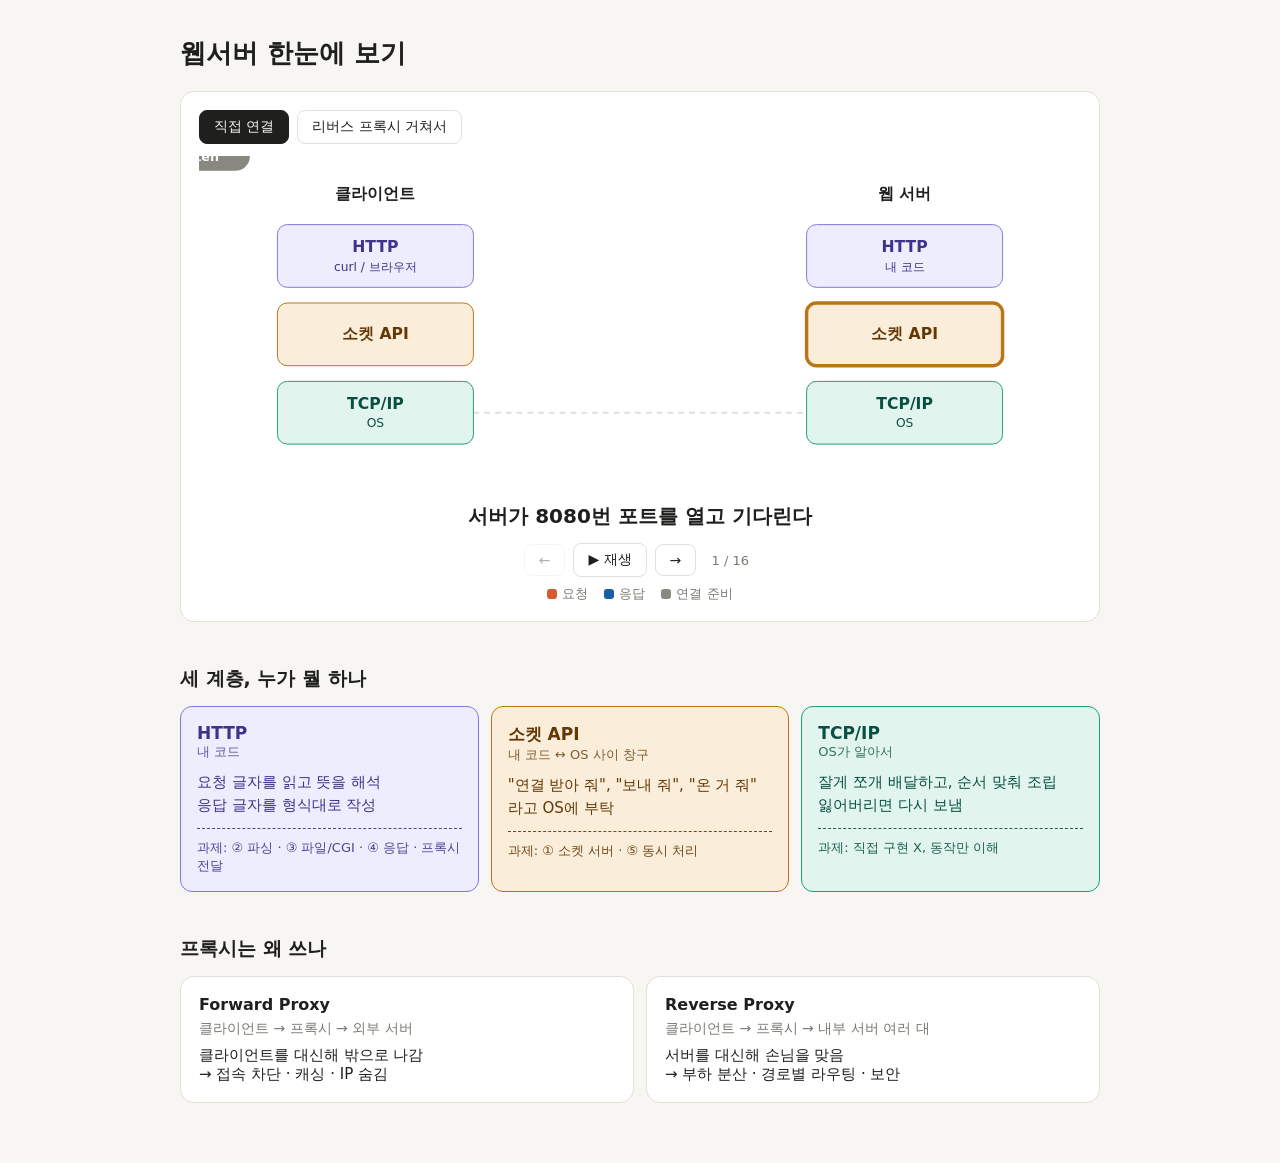
<file: docs/study/web_server_overview.html>
<!DOCTYPE html>
<html lang="ko">
<head>
<meta charset="UTF-8">
<meta name="viewport" content="width=device-width, initial-scale=1">
<title>웹서버 한눈에 보기</title>
<style>
:root{
  --bg:#f7f6f2;--card:#fff;--text:#1f1f1d;--muted:#7a7972;--line:#e2e0d8;
  --app:#EEEDFE;--app-s:#7F77DD;--app-t:#3C3489;
  --sock:#FAEEDA;--sock-s:#BA7517;--sock-t:#633806;
  --kern:#E1F5EE;--kern-s:#1D9E75;--kern-t:#085041;
  --req:#D85A30;--res:#185FA5;--sys:#888780;
}
@media (prefers-color-scheme: dark){:root{
  --bg:#1b1b19;--card:#252523;--text:#ecebe6;--muted:#a3a19a;--line:#3a3936;
  --app:#2a2747;--app-s:#AFA9EC;--app-t:#CECBF6;
  --sock:#3a2c14;--sock-s:#EF9F27;--sock-t:#FAC775;
  --kern:#12352c;--kern-s:#5DCAA5;--kern-t:#9FE1CB;
  --req:#F0997B;--res:#85B7EB;--sys:#B4B2A9;
}}
*{box-sizing:border-box}
body{margin:0;background:var(--bg);color:var(--text);font-family:"Pretendard","Apple SD Gothic Neo","Noto Sans KR",system-ui,sans-serif}
.wrap{max-width:960px;margin:0 auto;padding:36px 20px 60px}
h1{font-size:26px;font-weight:600;margin:0 0 20px}
h2{font-size:19px;font-weight:600;margin:44px 0 14px}
.card{background:var(--card);border:1px solid var(--line);border-radius:14px;padding:18px}
.modes{display:flex;gap:8px;margin-bottom:12px}
.btn{font:inherit;font-size:14px;border:1px solid var(--line);background:var(--card);color:var(--text);padding:7px 14px;border-radius:8px;cursor:pointer}
.btn.on{background:var(--text);color:var(--bg);border-color:var(--text)}
.btn:disabled{opacity:.35;cursor:default}
svg{width:100%;height:auto;display:block}
.L{stroke-width:1;transition:stroke-width .2s}
.L.app{fill:var(--app);stroke:var(--app-s)} .L.sock{fill:var(--sock);stroke:var(--sock-s)} .L.kern{fill:var(--kern);stroke:var(--kern-s)}
.L.on{stroke-width:3.5}
.ln{font-size:16px;font-weight:600} .ls{font-size:12.5px}
.app-t{fill:var(--app-t)} .sock-t{fill:var(--sock-t)} .kern-t{fill:var(--kern-t)}
.hd{font-size:16px;font-weight:600;fill:var(--text)}
.wire{stroke:var(--line);stroke-width:2;stroke-dasharray:6 5}
#pkt{transition:transform .55s ease}
#pkt rect{transition:fill .3s}
#pkt text{fill:#fff;font-size:13px;font-weight:600}
.cap{font-size:20px;font-weight:600;text-align:center;margin:14px 0 4px;min-height:30px}
.ctrl{display:flex;justify-content:center;align-items:center;gap:8px;margin-top:10px}
.no{font-size:13px;color:var(--muted);min-width:52px;text-align:center}
.legend{display:flex;justify-content:center;gap:16px;font-size:13px;color:var(--muted);margin-top:8px}
.legend i{display:inline-block;width:10px;height:10px;border-radius:3px;margin-right:5px;vertical-align:-1px}
.layers{display:grid;grid-template-columns:repeat(3,1fr);gap:12px}
@media(max-width:720px){.layers{grid-template-columns:1fr}}
.ly{border-radius:12px;padding:16px;border:1.5px solid}
.ly b{font-size:17px;display:block}
.ly .who{font-size:13px;opacity:.8;margin-bottom:10px}
.ly .do{font-size:15px;line-height:1.55}
.ly .hw{font-size:13px;margin-top:10px;padding-top:10px;border-top:1px dashed currentColor;opacity:.9}
.ly.app{background:var(--app);border-color:var(--app-s);color:var(--app-t)}
.ly.sock{background:var(--sock);border-color:var(--sock-s);color:var(--sock-t)}
.ly.kern{background:var(--kern);border-color:var(--kern-s);color:var(--kern-t)}
.px{display:grid;grid-template-columns:1fr 1fr;gap:12px}
@media(max-width:720px){.px{grid-template-columns:1fr}}
.px .card b{font-size:16px}
.px .flow{font-size:14px;color:var(--muted);margin:6px 0 8px}
.px .why{font-size:15px}
</style>
</head>
<body>
<div class="wrap">

<h1>웹서버 한눈에 보기</h1>

<div class="card">
  <div class="modes">
    <button class="btn on" id="m0">직접 연결</button>
    <button class="btn" id="m1">리버스 프록시 거쳐서</button>
  </div>
  <svg id="sv" viewBox="0 0 900 340"></svg>
  <div class="cap" id="cap"></div>
  <div class="ctrl">
    <button class="btn" id="bp">←</button>
    <button class="btn" id="bplay">▶ 재생</button>
    <button class="btn" id="bn">→</button>
    <span class="no" id="no"></span>
  </div>
  <div class="legend"><span><i style="background:var(--req)"></i>요청</span><span><i style="background:var(--res)"></i>응답</span><span><i style="background:var(--sys)"></i>연결 준비</span></div>
</div>

<h2>세 계층, 누가 뭘 하나</h2>
<div class="layers">
  <div class="ly app"><b>HTTP</b><div class="who">내 코드</div>
    <div class="do">요청 글자를 읽고 뜻을 해석<br>응답 글자를 형식대로 작성</div>
    <div class="hw">과제: ② 파싱 · ③ 파일/CGI · ④ 응답 · 프록시 전달</div></div>
  <div class="ly sock"><b>소켓 API</b><div class="who">내 코드 ↔ OS 사이 창구</div>
    <div class="do">"연결 받아 줘", "보내 줘", "온 거 줘"<br>라고 OS에 부탁</div>
    <div class="hw">과제: ① 소켓 서버 · ⑤ 동시 처리</div></div>
  <div class="ly kern"><b>TCP/IP</b><div class="who">OS가 알아서</div>
    <div class="do">잘게 쪼개 배달하고, 순서 맞춰 조립<br>잃어버리면 다시 보냄</div>
    <div class="hw">과제: 직접 구현 X, 동작만 이해</div></div>
</div>

<h2>프록시는 왜 쓰나</h2>
<div class="px">
  <div class="card"><b>Forward Proxy</b>
    <div class="flow">클라이언트 → 프록시 → 외부 서버</div>
    <div class="why">클라이언트를 대신해 밖으로 나감<br>→ 접속 차단 · 캐싱 · IP 숨김</div></div>
  <div class="card"><b>Reverse Proxy</b>
    <div class="flow">클라이언트 → 프록시 → 내부 서버 여러 대</div>
    <div class="why">서버를 대신해 손님을 맞음<br>→ 부하 분산 · 경로별 라우팅 · 보안</div></div>
</div>

</div>
<script>
const LY = ['app','sock','kern'];
const LYN = {app:'HTTP',sock:'소켓 API',kern:'TCP/IP'};
const Y = {app:70,sock:150,kern:230}, H = 64; let W = 200;

const MODES = [
  { stacks:[{x:80,name:'클라이언트',sub:{app:'curl / 브라우저',sock:'',kern:'OS'}},
            {x:620,name:'웹 서버',sub:{app:'내 코드',sock:'',kern:'OS'}}],
    steps:[] },
  { stacks:[{x:45,name:'클라이언트',sub:{app:'curl / 브라우저',sock:'',kern:'OS'}},
            {x:360,name:'리버스 프록시',sub:{app:'내 코드',sock:'',kern:'OS'}},
            {x:675,name:'백엔드 서버',sub:{app:'',sock:'',kern:'OS'}}],
    steps:[] }
];

const at = (s,l,k,cap,lab)=>({s,l,k,cap,lab});
const cross = (a,b,k,cap,lab)=>({w:[a,b],k,cap,lab});
const R='req', S='res', Z='sys';

MODES[0].steps = [
  at(1,'sock',Z,'서버가 8080번 포트를 열고 기다린다','listen'),
  cross(0,1,Z,'연결 맺기 (3-way handshake)','SYN/ACK'),
  at(0,'app',R,'요청 글자를 만든다','GET /'),
  at(0,'sock',R,'write() — "보내 줘"','GET /'),
  at(0,'kern',R,'OS가 쪼개서 포장','GET /'),
  cross(0,1,R,'네트워크를 건넌다','GET /'),
  at(1,'kern',R,'서버 OS가 받아서 조립','GET /'),
  at(1,'sock',R,'read() — 꺼내 간다','GET /'),
  at(1,'app',R,'요청을 해석하고 파일을 찾는다','GET /'),
  at(1,'app',S,'응답 글자를 만든다','200 OK'),
  at(1,'sock',S,'write() — 같은 연결로 "보내 줘"','200 OK'),
  at(1,'kern',S,'OS가 쪼개서 포장','200 OK'),
  cross(1,0,S,'네트워크를 거꾸로 건넌다','200 OK'),
  at(0,'kern',S,'클라이언트 OS가 조립','200 OK'),
  at(0,'sock',S,'read() — 꺼내 간다','200 OK'),
  at(0,'app',S,'화면에 그린다','200 OK')
];

MODES[1].steps = [
  at(1,'sock',Z,'프록시(8080)와 백엔드(8001)가 기다린다','listen'),
  cross(0,1,Z,'클라이언트 ↔ 프록시 연결','SYN/ACK'),
  at(0,'app',R,'요청 글자를 만든다','GET /api'),
  at(0,'sock',R,'write()','GET /api'),
  at(0,'kern',R,'OS가 포장','GET /api'),
  cross(0,1,R,'프록시에 도착','GET /api'),
  at(1,'kern',R,'프록시 OS가 조립','GET /api'),
  at(1,'sock',R,'read()','GET /api'),
  at(1,'app',R,'해석하고 보낼 곳을 고른다 (/api → 8001)','GET /api'),
  cross(1,2,Z,'백엔드에 새로 연결 — 이번엔 프록시가 클라이언트','SYN/ACK'),
  at(1,'sock',R,'write() — 백엔드 쪽 연결로','GET /api'),
  at(1,'kern',R,'OS가 포장','GET /api'),
  cross(1,2,R,'백엔드에 도착','GET /api'),
  at(2,'kern',R,'백엔드 OS가 조립','GET /api'),
  at(2,'sock',R,'read()','GET /api'),
  at(2,'app',S,'처리하고 응답을 만든다','200 OK'),
  at(2,'sock',S,'write()','200 OK'),
  at(2,'kern',S,'OS가 포장','200 OK'),
  cross(2,1,S,'프록시로 돌아온다','200 OK'),
  at(1,'kern',S,'프록시 OS가 조립','200 OK'),
  at(1,'sock',S,'read()','200 OK'),
  at(1,'app',S,'응답 확인 (필요하면 캐싱)','200 OK'),
  at(1,'sock',S,'write() — 클라이언트 쪽 연결로','200 OK'),
  at(1,'kern',S,'OS가 포장','200 OK'),
  cross(1,0,S,'클라이언트로 돌아온다','200 OK'),
  at(0,'kern',S,'OS가 조립','200 OK'),
  at(0,'sock',S,'read()','200 OK'),
  at(0,'app',S,'화면에 그린다 — 백엔드는 몰라도 됨','200 OK')
];

const sv = document.getElementById('sv');
let mi = 0, i = 0, timer = null;

function draw(){
  const m = MODES[mi];
  W = mi===0 ? 200 : 180;
  let h = '';
  for(let k=0;k<m.stacks.length-1;k++){
    const a=m.stacks[k], b=m.stacks[k+1];
    h += `<line class="wire" x1="${a.x+W}" y1="${Y.kern+H/2}" x2="${b.x}" y2="${Y.kern+H/2}"/>`;
  }
  m.stacks.forEach((s,si)=>{
    h += `<text class="hd" x="${s.x+W/2}" y="44" text-anchor="middle">${s.name}</text>`;
    LY.forEach(l=>{
      h += `<rect class="L ${l}" id="r${si}${l}" x="${s.x}" y="${Y[l]}" width="${W}" height="${H}" rx="10"/>`;
      const sub = s.sub[l];
      h += `<text class="ln ${l}-t" x="${s.x+W/2}" y="${Y[l]+(sub?28:37)}" text-anchor="middle">${LYN[l]}</text>`;
      if(sub) h += `<text class="ls ${l}-t" x="${s.x+W/2}" y="${Y[l]+47}" text-anchor="middle">${sub}</text>`;
    });
  });
  h += `<g id="pkt"><rect x="-52" y="-15" width="104" height="30" rx="15"/><text x="0" y="5" text-anchor="middle" id="pt"></text></g>`;
  sv.innerHTML = h;
}

function show(){
  const m = MODES[mi], st = m.steps[i];
  sv.querySelectorAll('.L').forEach(r=>r.classList.remove('on'));
  let x, y;
  if(st.w){
    const a=m.stacks[st.w[0]], b=m.stacks[st.w[1]];
    const ax = st.w[0]<st.w[1] ? a.x+W : a.x, bx = st.w[0]<st.w[1] ? b.x : b.x+W;
    x = (ax+bx)/2; y = Y.kern+H/2;
  } else {
    const s=m.stacks[st.s];
    y = Y[st.l]+H/2;
    document.getElementById('r'+st.s+st.l).classList.add('on');
  }
  const pkt = document.getElementById('pkt');
  pkt.style.transform = `translate(${x}px,${y}px)`;
  pkt.querySelector('rect').style.fill = st.k==='req'?'var(--req)':st.k==='res'?'var(--res)':'var(--sys)';
  document.getElementById('pt').textContent = st.lab;
  document.getElementById('cap').textContent = st.cap;
  document.getElementById('no').textContent = `${i+1} / ${m.steps.length}`;
  document.getElementById('bp').disabled = i===0;
  document.getElementById('bn').disabled = i===m.steps.length-1;
}

function stop(){ clearInterval(timer); timer=null; document.getElementById('bplay').textContent='▶ 재생'; }
function play(){
  if(i===MODES[mi].steps.length-1){ i=0; show(); }
  document.getElementById('bplay').textContent='❚❚ 정지';
  timer = setInterval(()=>{
    if(i<MODES[mi].steps.length-1){ i++; show(); } else stop();
  }, 1500);
}
function setMode(k){
  stop(); mi=k; i=0;
  document.getElementById('m0').classList.toggle('on',k===0);
  document.getElementById('m1').classList.toggle('on',k===1);
  draw(); show();
}
document.getElementById('m0').onclick=()=>setMode(0);
document.getElementById('m1').onclick=()=>setMode(1);
document.getElementById('bn').onclick=()=>{ stop(); if(i<MODES[mi].steps.length-1){i++;show();} };
document.getElementById('bp').onclick=()=>{ stop(); if(i>0){i--;show();} };
document.getElementById('bplay').onclick=()=> timer?stop():play();
document.addEventListener('keydown',e=>{
  if(e.key==='ArrowRight') document.getElementById('bn').click();
  if(e.key==='ArrowLeft') document.getElementById('bp').click();
  if(e.key===' '){ e.preventDefault(); document.getElementById('bplay').click(); }
});
setMode(0);
</script>
</body>
</html>
</file>
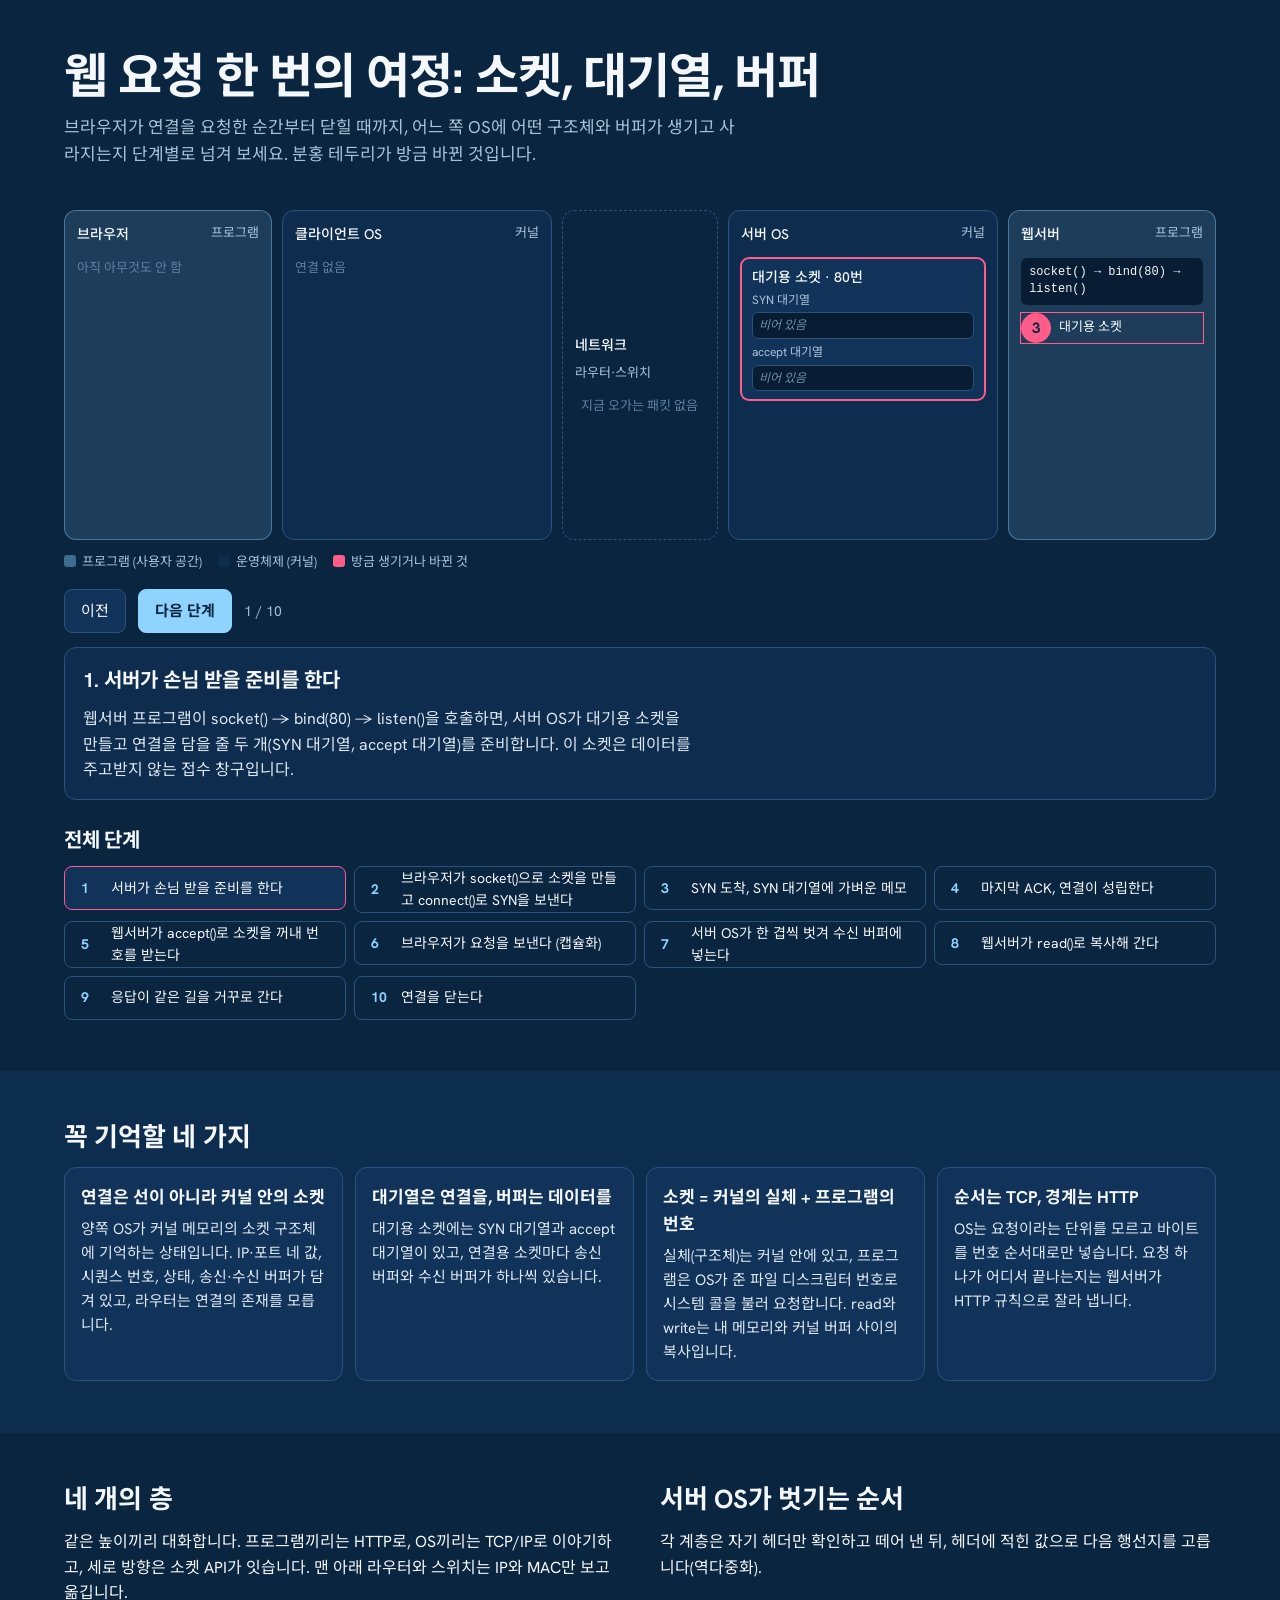
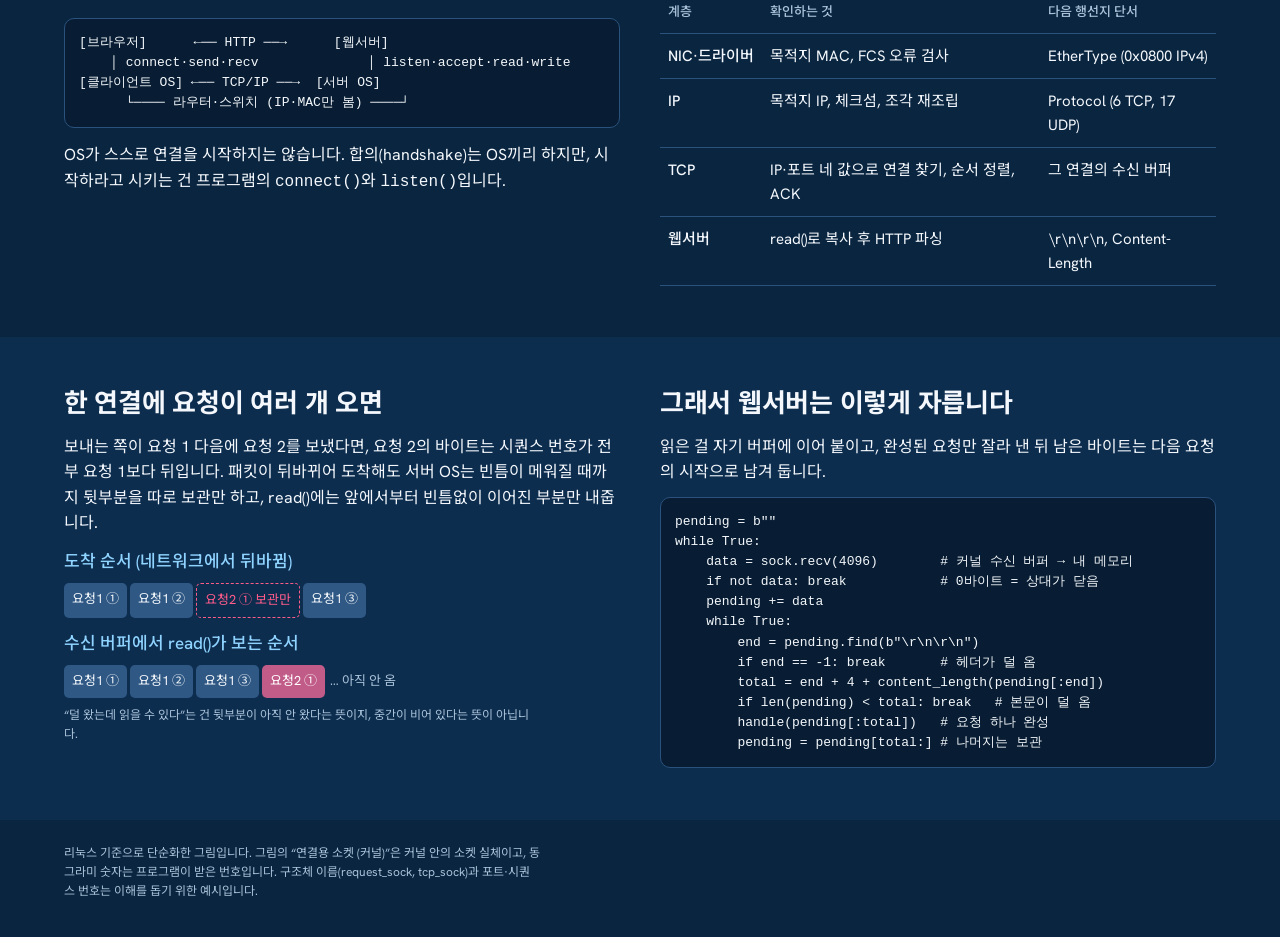
<file: docs/study/웹 요청 한 번의 여정.html>
<!DOCTYPE html>
<html lang="ko">
<head>
<meta charset="utf-8">
<meta name="viewport" content="width=device-width, initial-scale=1">
<title>웹 요청 한 번의 여정</title>
<link rel="preconnect" href="https://fonts.googleapis.com">
<link href="https://fonts.googleapis.com/css2?family=Hanken+Grotesk:wght@300;500;700&family=Noto+Sans+KR:wght@300;400;500;700&display=swap" rel="stylesheet">
<style>
/* VOICE everyday study aid, calm and exact
   IDEA an atlas plate of one request: two machines, a sea of network between them
   PICTURE a five-lane stage (browser, client OS, network, server OS, web server) whose structures appear and vanish step by step
   COLOUR deep sea ground, sky for programs, white ink, signal pink for what just changed
   TYPE Hanken Grotesk + Noto Sans KR
   LAYOUT title across the top, stage full width beneath with controls; phone: lanes become a 2x2 grid with the network below */
:root{color-scheme:dark;--bg:#0a2540;--ink:#f4f8fc;--mute:#a9c2d9;--sky:#8fd3ff;--pink:#ff5c8a;--card:#11335a;--card2:#0e2c4e;--line:#2a527d}
*{box-sizing:border-box;min-width:0}
html{scroll-padding-top:24px}
body{margin:0;background:var(--bg);color:var(--ink);font:16px/1.6 "Hanken Grotesk","Noto Sans KR",system-ui,sans-serif;overflow-x:clip}
.band{padding:clamp(24px,4vw,56px) max(5vw,16px)}
.wrap{max-width:1240px;margin:0 auto}
h1{font-size:clamp(30px,4.4vw,48px);line-height:1.1;letter-spacing:-.02em;font-weight:700;margin:0 0 10px;text-wrap:balance}
h2{font-size:26px;line-height:1.2;letter-spacing:-.01em;margin:0 0 14px;font-weight:700}
h3{font-size:17px;margin:0 0 6px;font-weight:500;color:var(--sky)}
p{margin:0 0 12px;max-width:68ch}
.lead{color:var(--mute);font-size:17px}
.stage{display:grid;grid-template-columns:minmax(0,1fr) minmax(0,1.3fr) minmax(96px,.75fr) minmax(0,1.3fr) minmax(0,1fr);grid-template-areas:"b c n s w";gap:10px;margin-top:22px}
.lane{border-radius:12px;padding:12px;min-height:330px;display:flex;flex-direction:column;gap:8px}
.lane>h4{margin:0 0 4px;font-size:14px;font-weight:500;display:flex;justify-content:space-between;gap:6px;flex-wrap:wrap}
.lane>h4 small{font-weight:400;color:var(--mute);font-size:13px}
.prog{background:color-mix(in srgb,var(--sky) 14%,var(--bg));border:1px solid color-mix(in srgb,var(--sky) 40%,transparent)}
.os{background:var(--card2);border:1px solid var(--line)}
.net{border:1px dashed var(--line);align-items:center;justify-content:center;text-align:center}
#b{grid-area:b}#c{grid-area:c}#n{grid-area:n}#s{grid-area:s}#w{grid-area:w}
.st{background:var(--card);border:1px solid var(--line);border-radius:8px;padding:8px 10px;font-size:13px;line-height:1.45}
.st>b{display:block;font-size:14px;font-weight:500;margin-bottom:4px}
.new{border-color:var(--pink);box-shadow:0 0 0 1px var(--pink)}
.gone{opacity:.38;text-decoration:line-through}
.state{display:inline-block;font-size:12px;padding:1px 7px;border-radius:99px;background:color-mix(in srgb,var(--sky) 22%,transparent);color:var(--sky);margin-bottom:6px}
.buf,.q{margin-top:5px}
.buf span,.q span{display:block;color:var(--mute);font-size:12px}
.buf code,.chip{display:block;font:12px/1.4 ui-monospace,Menlo,monospace;background:#081d33;border:1px solid var(--line);border-radius:6px;padding:4px 6px;overflow-wrap:anywhere}
.buf code.e,.q .e{color:#6f8eab;font-family:inherit;font-style:italic}
.chip{margin-top:3px}
.chip.new{border-color:var(--pink)}
.fd{display:flex;align-items:center;gap:8px;font-size:13px}
.fd i{font-style:normal;font-weight:700;font-size:15px;width:30px;height:30px;border-radius:50%;display:grid;place-items:center;background:var(--sky);color:var(--bg);flex:none}
.fd.new i{background:var(--pink)}
.call{font:12px/1.45 ui-monospace,Menlo,monospace;color:var(--ink);background:#081d33;border-radius:6px;padding:6px 8px;overflow-wrap:anywhere}
.note{font-size:12px;color:var(--mute)}
.pkt{display:flex;flex-direction:column;align-items:center;gap:6px}
.arrow{font-size:28px;line-height:1;color:var(--pink)}
.plabel{font-weight:700;font-size:15px}
.frame{display:flex;border-radius:5px;overflow:hidden;font-size:11px;font-weight:500}
.frame i{font-style:normal;padding:4px 5px;background:#3a6390}
.frame i:nth-child(2){background:#2f5884}
.frame i:nth-child(3){background:#264c76}
.frame i.d{background:var(--pink);color:#2a0712}
.idle{color:#5e7f9f;font-size:13px}
.ctrl{display:flex;flex-wrap:wrap;align-items:center;gap:12px;margin-top:16px}
button{font:inherit;font-size:15px;color:var(--ink);background:var(--card);border:1px solid var(--line);border-radius:8px;min-height:44px;padding:0 16px;cursor:pointer}
button:hover{border-color:var(--sky)}
button:focus-visible{outline:2px solid var(--pink);outline-offset:2px}
button.pri{background:var(--sky);color:var(--bg);border-color:var(--sky);font-weight:700}
#count{color:var(--mute);font-size:14px;white-space:nowrap}
.desc{margin-top:14px;display:grid;grid-template-columns:minmax(0,1fr);gap:4px;background:var(--card2);border-radius:12px;padding:16px 18px;border:1px solid var(--line)}
.desc h3{font-size:20px;color:var(--ink);font-weight:700}
.desc p{margin:0;color:#dbe7f2}
.legend{display:flex;flex-wrap:wrap;gap:16px;font-size:13px;color:var(--mute);margin-top:12px}
.legend span::before{content:"";display:inline-block;width:12px;height:12px;border-radius:3px;margin-right:6px;vertical-align:-1px;background:var(--c)}
.steps{list-style:none;padding:0;margin:0;display:grid;grid-template-columns:repeat(auto-fit,minmax(min(100%,260px),1fr));gap:8px}
.steps button{width:100%;text-align:left;display:flex;gap:10px;align-items:center;font-size:14px;background:transparent}
.steps button b{color:var(--sky);font-weight:700;width:1.4em;flex:none}
.steps button[aria-current=step]{border-color:var(--pink);background:var(--card)}
.alt{background:#0d2d4f}
.grid2{display:grid;grid-template-columns:repeat(auto-fit,minmax(min(100%,320px),1fr));gap:24px 40px}
.keys{list-style:none;padding:0;margin:0;display:grid;grid-template-columns:repeat(auto-fit,minmax(min(100%,250px),1fr));gap:12px}
.keys li{background:var(--card);border-radius:12px;padding:16px;border:1px solid var(--line)}
.keys strong{display:block;font-size:17px;margin-bottom:6px;font-weight:700}
.keys p{font-size:15px;color:#dbe7f2;margin:0}
.stream{display:flex;flex-wrap:wrap;gap:3px;margin:8px 0 4px}
.stream i{font-style:normal;font-size:13px;padding:6px 8px;border-radius:5px;background:#2f5884;white-space:nowrap}
.stream i.r2{background:color-mix(in srgb,var(--pink) 70%,#2f5884);color:#fff}
.stream i.hold{background:transparent;border:1px dashed var(--pink);color:var(--pink)}
.stream i.cut{background:transparent;color:var(--mute);padding:6px 2px}
table{border-collapse:collapse;width:100%;font-size:15px}
th,td{text-align:left;padding:10px 8px;border-bottom:1px solid var(--line);vertical-align:top}
th{color:var(--mute);font-weight:500;font-size:13px}
td:first-child{font-weight:500;white-space:nowrap}
pre{background:#081d33;border:1px solid var(--line);border-radius:10px;padding:14px;font:13px/1.55 ui-monospace,Menlo,monospace;overflow-x:auto;margin:10px 0 0}
.scroll{overflow-x:auto}
@media (prefers-reduced-motion:no-preference){.pkt.r{animation:gor .6s ease-out}.pkt.l{animation:gol .6s ease-out}}
@keyframes gor{from{transform:translateX(-30px);opacity:0}}
@keyframes gol{from{transform:translateX(30px);opacity:0}}
@media(max-width:820px){.stage{grid-template-columns:minmax(0,1fr) minmax(0,1fr);grid-template-areas:"b w" "c s" "n n"}.lane{min-height:0}.net{min-height:110px}.pkt.r .arrow,.pkt.l .arrow{transform:none}}
@media(max-width:600px){table{font-size:13px}.stack thead{display:none}.stack tr{display:grid;padding-block:8px;border-bottom:1px solid var(--line)}.stack td{border:0;padding:3px 0;white-space:normal}.stack td::before{content:attr(data-l);display:block;color:var(--mute);font-size:12px}}
</style>
</head>
<body>
<header class="band" style="padding-bottom:0">
<div class="wrap">
<h1>웹 요청 한 번의 여정: 소켓, 대기열, 버퍼</h1>
<p class="lead">브라우저가 연결을 요청한 순간부터 닫힐 때까지, 어느 쪽 OS에 어떤 구조체와 버퍼가 생기고 사라지는지 단계별로 넘겨 보세요. 분홍 테두리가 방금 바뀐 것입니다.</p>
</div>
</header>

<main>
<section class="band" style="padding-top:8px" aria-label="단계별 흐름">
<div class="wrap">
<div class="stage" id="stage">
<div class="lane prog" id="b"></div>
<div class="lane os" id="c"></div>
<div class="lane net" id="n"></div>
<div class="lane os" id="s"></div>
<div class="lane prog" id="w"></div>
</div>
<div class="legend"><span style="--c:color-mix(in srgb,#8fd3ff 40%,#0a2540)">프로그램 (사용자 공간)</span><span style="--c:#0e2c4e;border:0">운영체제 (커널)</span><span style="--c:#ff5c8a">방금 생기거나 바뀐 것</span></div>
<div class="ctrl">
<button id="prev" type="button">이전</button>
<button id="next" type="button" class="pri">다음 단계</button>
<span id="count" aria-live="polite"></span>
</div>
<div class="desc"><h3 id="dt"></h3><p id="dd"></p></div>
<h2 style="margin-top:28px;font-size:20px">전체 단계</h2>
<ol class="steps" id="steps"></ol>
</div>
</section>

<section class="band alt">
<div class="wrap">
<h2>꼭 기억할 네 가지</h2>
<ul class="keys">
<li><strong>연결은 선이 아니라 커널 안의 소켓</strong><p>양쪽 OS가 커널 메모리의 소켓 구조체에 기억하는 상태입니다. IP·포트 네 값, 시퀀스 번호, 상태, 송신·수신 버퍼가 담겨 있고, 라우터는 연결의 존재를 모릅니다.</p></li>
<li><strong>대기열은 연결을, 버퍼는 데이터를</strong><p>대기용 소켓에는 SYN 대기열과 accept 대기열이 있고, 연결용 소켓마다 송신 버퍼와 수신 버퍼가 하나씩 있습니다.</p></li>
<li><strong>소켓 = 커널의 실체 + 프로그램의 번호</strong><p>실체(구조체)는 커널 안에 있고, 프로그램은 OS가 준 파일 디스크립터 번호로 시스템 콜을 불러 요청합니다. read와 write는 내 메모리와 커널 버퍼 사이의 복사입니다.</p></li>
<li><strong>순서는 TCP, 경계는 HTTP</strong><p>OS는 요청이라는 단위를 모르고 바이트를 번호 순서대로만 넣습니다. 요청 하나가 어디서 끝나는지는 웹서버가 HTTP 규칙으로 잘라 냅니다.</p></li>
</ul>
</div>
</section>

<section class="band">
<div class="wrap grid2">
<div>
<h2>네 개의 층</h2>
<p>같은 높이끼리 대화합니다. 프로그램끼리는 HTTP로, OS끼리는 TCP/IP로 이야기하고, 세로 방향은 소켓 API가 잇습니다. 맨 아래 라우터와 스위치는 IP와 MAC만 보고 옮깁니다.</p>
<pre>[브라우저]      ←── HTTP ──→      [웹서버]
    │ connect·send·recv              │ listen·accept·read·write
[클라이언트 OS] ←── TCP/IP ──→  [서버 OS]
      └──── 라우터·스위치 (IP·MAC만 봄) ────┘</pre>
<p style="margin-top:14px">OS가 스스로 연결을 시작하지는 않습니다. 합의(handshake)는 OS끼리 하지만, 시작하라고 시키는 건 프로그램의 <code>connect()</code>와 <code>listen()</code>입니다.</p>
</div>
<div>
<h2>서버 OS가 벗기는 순서</h2>
<p>각 계층은 자기 헤더만 확인하고 떼어 낸 뒤, 헤더에 적힌 값으로 다음 행선지를 고릅니다(역다중화).</p>
<div class="scroll">
<table class="stack">
<thead><tr><th>계층</th><th>확인하는 것</th><th>다음 행선지 단서</th></tr></thead>
<tbody>
<tr><td data-l="계층">NIC·드라이버</td><td data-l="확인하는 것">목적지 MAC, FCS 오류 검사</td><td data-l="다음 행선지 단서">EtherType (0x0800 IPv4)</td></tr>
<tr><td data-l="계층">IP</td><td data-l="확인하는 것">목적지 IP, 체크섬, 조각 재조립</td><td data-l="다음 행선지 단서">Protocol (6 TCP, 17 UDP)</td></tr>
<tr><td data-l="계층">TCP</td><td data-l="확인하는 것">IP·포트 네 값으로 연결 찾기, 순서 정렬, ACK</td><td data-l="다음 행선지 단서">그 연결의 수신 버퍼</td></tr>
<tr><td data-l="계층">웹서버</td><td data-l="확인하는 것">read()로 복사 후 HTTP 파싱</td><td data-l="다음 행선지 단서">\r\n\r\n, Content-Length</td></tr>
</tbody>
</table>
</div>
</div>
</div>
</section>

<section class="band alt">
<div class="wrap grid2">
<div>
<h2>한 연결에 요청이 여러 개 오면</h2>
<p>보내는 쪽이 요청 1 다음에 요청 2를 보냈다면, 요청 2의 바이트는 시퀀스 번호가 전부 요청 1보다 뒤입니다. 패킷이 뒤바뀌어 도착해도 서버 OS는 빈틈이 메워질 때까지 뒷부분을 따로 보관만 하고, read()에는 앞에서부터 빈틈없이 이어진 부분만 내줍니다.</p>
<h3>도착 순서 (네트워크에서 뒤바뀜)</h3>
<div class="stream"><i>요청1 ①</i><i>요청1 ②</i><i class="hold">요청2 ① 보관만</i><i>요청1 ③</i></div>
<h3 style="margin-top:12px">수신 버퍼에서 read()가 보는 순서</h3>
<div class="stream"><i>요청1 ①</i><i>요청1 ②</i><i>요청1 ③</i><i class="r2">요청2 ①</i><i class="cut">… 아직 안 옴</i></div>
<p class="note" style="margin-top:8px">“덜 왔는데 읽을 수 있다”는 건 뒷부분이 아직 안 왔다는 뜻이지, 중간이 비어 있다는 뜻이 아닙니다.</p>
</div>
<div>
<h2>그래서 웹서버는 이렇게 자릅니다</h2>
<p>읽은 걸 자기 버퍼에 이어 붙이고, 완성된 요청만 잘라 낸 뒤 남은 바이트는 다음 요청의 시작으로 남겨 둡니다.</p>
<pre>pending = b""
while True:
    data = sock.recv(4096)        # 커널 수신 버퍼 → 내 메모리
    if not data: break            # 0바이트 = 상대가 닫음
    pending += data
    while True:
        end = pending.find(b"\r\n\r\n")
        if end == -1: break       # 헤더가 덜 옴
        total = end + 4 + content_length(pending[:end])
        if len(pending) &lt; total: break   # 본문이 덜 옴
        handle(pending[:total])   # 요청 하나 완성
        pending = pending[total:] # 나머지는 보관</pre>
</div>
</div>
</section>

<footer class="band" style="padding-block:24px">
<div class="wrap"><p class="note">리눅스 기준으로 단순화한 그림입니다. 그림의 “연결용 소켓 (커널)”은 커널 안의 소켓 실체이고, 동그라미 숫자는 프로그램이 받은 번호입니다. 구조체 이름(request_sock, tcp_sock)과 포트·시퀀스 번호는 이해를 돕기 위한 예시입니다.</p></div>
</footer>
</main>

<script>
{
const E = '<code class="e">비어 있음</code>';
const buf = (n, v, nw) => `<div class="buf"><span>${n}</span>${v ? `<code${nw ? ' style="border-color:var(--pink)"' : ''}>${v}</code>` : E}</div>`;
const q = (n, items) => `<div class="q"><span>${n}</span>${items.length ? items.map(([t, nw]) => `<div class="chip${nw ? ' new' : ''}">${t}</div>`).join('') : '<div class="chip e">비어 있음</div>'}</div>`;
const box = (t, body, cls = '') => `<div class="st ${cls}"><b>${t}</b>${body}</div>`;
const lst = (syn, acc, cls = '') => box('대기용 소켓 · 80번', q('SYN 대기열', syn) + q('accept 대기열', acc), cls);
const conn = (t, state, sb, rb, cls = '', nsb, nrb) => box(t, `<div class="state">${state}</div>` + buf('송신 버퍼', sb, nsb) + buf('수신 버퍼', rb, nrb), cls);
const fd = (n, t, nw) => `<div class="fd${nw ? ' new' : ''}"><i>${n}</i><span>${t}</span></div>`;
const call = t => `<div class="call">${t}</div>`;
const note = t => `<div class="note">${t}</div>`;
const idle = t => `<div class="idle">${t}</div>`;
const frame = '<div class="frame"><i>Eth</i><i>IP</i><i>TCP</i><i class="d">HTTP</i></div>';
const REQ = 'GET /a HTTP/1.1\\r\\nHost: x\\r\\n\\r\\n';
const RES = 'HTTP/1.1 200 OK\\r\\n…';
const CC = '연결용 소켓 (커널) · 52341↔80';
const SC = '연결용 소켓 (커널) · 80↔52341';

const steps = [
{t:'서버가 손님 받을 준비를 한다', d:'웹서버 프로그램이 socket() → bind(80) → listen()을 호출하면, 서버 OS가 대기용 소켓을 만들고 연결을 담을 줄 두 개(SYN 대기열, accept 대기열)를 준비합니다. 이 소켓은 데이터를 주고받지 않는 접수 창구입니다.',
 b:idle('아직 아무것도 안 함'), c:idle('연결 없음'), n:null,
 s:lst([],[],'new'), w:call('socket() → bind(80) → listen()')+fd(3,'대기용 소켓',1)},
{t:'브라우저가 socket()으로 소켓을 만들고 connect()로 SYN을 보낸다', d:'브라우저는 먼저 socket()을 호출해 커널에 소켓(실체)을 만들고 번호 4를 받습니다. 이때 소켓은 아직 빈 상태입니다. 이어서 connect(4, 서버IP, 80)을 호출하면 클라이언트 OS가 남는 포트(예: 52341)를 골라 그 소켓에 연결 정보를 채우고 SYN을 보냅니다. 패킷은 라우터를 지나며 MAC 주소가 구간마다 바뀌지만 IP 주소는 끝까지 그대로입니다. 프로그램은 handshake가 끝날 때까지 기다리기만 합니다.',
 b:call('socket() → 4')+fd(4,'소켓 번호',1)+call('connect(4, 서버IP, 80)')+note('끝날 때까지 기다리는 중'), c:box(CC,'<div class="state">SYN_SENT</div>'+note('번호 4가 가리키는 실체')+note('내 시작 번호 1000'),'new'), n:{dir:'r',l:'SYN',x:'seq=1000'},
 s:lst([],[]), w:fd(3,'대기용 소켓')+note('연결을 기다리는 중')},
{t:'SYN 도착, SYN 대기열에 가벼운 메모', d:'서버 OS는 상대 IP·포트와 시퀀스 번호만 적은 가벼운 구조체(request_sock)를 SYN 대기열에 넣고 SYN+ACK로 답합니다. 이건 아직 소켓이 아니라 메모일 뿐이고, 버퍼도 없습니다. SYN만 잔뜩 보내는 공격에 대비해 메모리를 아끼는 것입니다. 웹서버 프로그램은 이 사실을 모릅니다.',
 b:fd(4,'소켓 번호')+note('connect() 기다리는 중'), c:box(CC,'<div class="state">SYN_SENT</div>'+note('내 시작 번호 1000')), n:{dir:'l',l:'SYN+ACK',x:'seq=5000, ack=1001'},
 s:lst([['request_sock · 52341 (아직 소켓 아님)',1]],[]), w:fd(3,'대기용 소켓')+note('여전히 모름')},
{t:'마지막 ACK, 연결이 성립한다', d:'마지막 ACK가 오면 서버 OS는 메모를 바탕으로 완전한 소켓(tcp_sock)을 만들고 송신·수신 버퍼를 붙여 accept 대기열로 옮깁니다. 실체는 생겼지만 아직 번호가 없어서 프로그램은 쓸 수 없습니다. 클라이언트 쪽 소켓도 ESTABLISHED가 되고 connect()가 돌아옵니다. 이제 양쪽 OS 모두 연결용 소켓을 하나씩 가지고, 버퍼는 합쳐서 네 개입니다. 서버 OS는 이 소켓을 IP·포트 네 값으로 찾는 해시 테이블에도 등록합니다.',
 b:call('connect() 반환')+fd(4,'연결용 소켓'), c:conn(CC,'ESTABLISHED','','','new'), n:{dir:'r',l:'ACK',x:'ack=5001'},
 s:lst([],[['소켓 · 52341 · 버퍼 포함 · 번호 없음',1]]), w:fd(3,'대기용 소켓')+note('accept()를 아직 안 부름')},
{t:'웹서버가 accept()로 소켓을 꺼내 번호를 받는다', d:'accept()를 호출하면 accept 대기열 맨 앞의 소켓이 빠져나오고, OS가 그 소켓을 가리키는 새 번호(파일 디스크립터 5)를 붙여 프로그램에 줍니다. 클라이언트는 실체와 번호를 socket()으로 한 번에 받았지만, 서버의 연결용 소켓은 실체가 먼저 생기고 번호는 지금 붙습니다. 대기용 소켓 3번은 그대로 남아 다음 손님을 받습니다.',
 b:fd(4,'연결용 소켓'), c:conn(CC,'ESTABLISHED','',''), n:null,
 s:lst([],[])+conn(SC,'ESTABLISHED','','','new'), w:call('accept(3) → 5')+fd(3,'대기용 소켓')+fd(5,'연결용 소켓',1)},
{t:'브라우저가 요청을 보낸다 (캡슐화)', d:'send()는 데이터를 클라이언트 OS의 송신 버퍼로 복사하고 바로 돌아옵니다. OS는 TCP → IP → Ethernet 헤더를 차례로 붙여 내보냅니다. 송신 버퍼의 데이터는 서버의 ACK가 올 때까지 지우지 않습니다. 사라지면 다시 보내야 하니까요.',
 b:call('send(4, 요청)')+fd(4,'연결용 소켓'), c:conn(CC,'ESTABLISHED',REQ,'','',1), n:{dir:'r',l:'요청 세그먼트',x:'seq=1001~',f:1},
 s:lst([],[])+conn(SC,'ESTABLISHED','',''), w:fd(5,'연결용 소켓')+note('read()를 부르면 데이터가 올 때까지 대기')},
{t:'서버 OS가 한 겹씩 벗겨 수신 버퍼에 넣는다', d:'NIC가 MAC과 FCS를 확인하고 EtherType을 보고 IP로, IP 계층이 목적지 IP를 확인하고 Protocol을 보고 TCP로 넘깁니다. TCP는 IP·포트 네 값으로 해당 소켓을 찾아 순서를 맞추고, 헤더를 뗀 HTTP 바이트를 그 수신 버퍼에 넣습니다. ACK에는 수신 버퍼의 남은 공간(윈도우)도 함께 실어 보내고, ACK를 받은 클라이언트는 송신 버퍼를 비웁니다.',
 b:fd(4,'연결용 소켓'), c:conn(CC,'ESTABLISHED','',''), n:{dir:'l',l:'ACK',x:'윈도우 = 남은 공간'},
 s:box('역캡슐화','NIC: MAC·FCS → EtherType<br>IP: 목적지 IP → Protocol<br>TCP: 네 값 → 이 연결')+conn(SC,'ESTABLISHED','',REQ,'',0,1), w:fd(5,'연결용 소켓')},
{t:'웹서버가 read()로 복사해 간다', d:'read()는 커널 수신 버퍼의 바이트를 프로그램이 마련한 메모리로 복사하고, 복사한 만큼 수신 버퍼를 비웁니다. 그 빈자리는 다음 ACK의 윈도우로 알려집니다. 요청이 덜 왔으면 더 읽고, 다음 요청의 앞부분까지 왔으면 잘라서 남겨 둡니다. 웹서버를 만든다는 건 이 부분을 만드는 일입니다.',
 b:fd(4,'연결용 소켓'), c:conn(CC,'ESTABLISHED','',''), n:null,
 s:conn(SC,'ESTABLISHED','',''), w:call('read(5, buf, 4096)')+box('buf / pending (내 메모리)',`<div class="call">${REQ}</div>`+note('\\r\\n\\r\\n까지 왔나? Content-Length만큼 왔나?'),'new')},
{t:'응답이 같은 길을 거꾸로 간다', d:'write()로 응답을 서버 OS의 송신 버퍼에 복사하면, 이번에는 서버 OS가 헤더를 붙이고 클라이언트 OS가 벗겨 수신 버퍼에 넣습니다. 브라우저가 recv()로 읽어 화면을 그립니다. 서버 송신 버퍼의 응답은 브라우저 쪽 ACK가 올 때까지 남아 있습니다.',
 b:call('recv(4) → 화면에 그리기')+fd(4,'연결용 소켓'), c:conn(CC,'ESTABLISHED','',RES,'',0,1), n:{dir:'l',l:'응답 세그먼트',x:'seq=5001~',f:1},
 s:conn(SC,'ESTABLISHED',RES,'','',1), w:call('write(5, 응답)')+fd(5,'연결용 소켓')},
{t:'연결을 닫는다', d:'한쪽이 close()를 호출하면 OS끼리 FIN과 ACK를 주고받고 커널의 소켓과 버퍼를 해제하며, 번호도 반납됩니다. 상대의 read()가 0을 돌려주면 “상대가 닫았다”는 신호입니다. 대기용 소켓 3번은 남아서 다음 연결을 계속 받습니다.',
 b:call('close(4)')+fd(4,'닫힘'), c:box(CC,'소켓과 버퍼 해제','gone'), n:{dir:'r',l:'FIN ⇄ ACK',x:'양쪽이 한 번씩'},
 s:lst([],[])+box(SC,'소켓과 버퍼 해제','gone'), w:call('read(5) → 0, close(5)')+fd(3,'대기용 소켓 (계속 대기)')}
];

const heads = {b:['브라우저','프로그램'],c:['클라이언트 OS','커널'],n:['네트워크','라우터·스위치'],s:['서버 OS','커널'],w:['웹서버','프로그램']};
const $ = id => document.getElementById(id);
let cur = 0;
try { const h = parseInt((location.hash.match(/^#step-(\d+)$/) || [])[1]); if (h >= 1 && h <= steps.length) cur = h - 1; } catch (e) {}

$('steps').innerHTML = steps.map((s, i) => `<li><button type="button" data-i="${i}"><b>${i + 1}</b>${s.t}</button></li>`).join('');

function lane(k, html) {
  const [t, sub] = heads[k];
  $(k).innerHTML = `<h4>${t}<small>${sub}</small></h4>` + html;
}
function render() {
  const s = steps[cur];
  lane('b', s.b); lane('c', s.c); lane('s', s.s); lane('w', s.w);
  let n = idle('지금 오가는 패킷 없음');
  if (s.n) n = `<div class="pkt ${s.n.dir}"><div class="arrow">${s.n.dir === 'r' ? '→' : '←'}</div><div class="plabel">${s.n.l}</div>${s.n.f ? frame : ''}<div class="note">${s.n.x}</div></div>`;
  lane('n', n);
  $('dt').textContent = `${cur + 1}. ${s.t}`;
  $('dd').textContent = s.d;
  $('count').textContent = `${cur + 1} / ${steps.length}`;
  $('prev').disabled = cur === 0;
  $('next').textContent = cur === steps.length - 1 ? '처음으로' : '다음 단계';
  document.querySelectorAll('#steps button').forEach(b => b.setAttribute('aria-current', +b.dataset.i === cur ? 'step' : 'false'));
}
function go(i) { cur = (i + steps.length) % steps.length; render(); }
$('next').addEventListener('click', () => go(cur === steps.length - 1 ? 0 : cur + 1));
$('prev').addEventListener('click', () => { if (cur > 0) go(cur - 1); });
$('steps').addEventListener('click', e => { const b = e.target.closest('button'); if (b) { go(+b.dataset.i); $('stage').scrollIntoView({block:'start', behavior:'smooth'}); } });
document.addEventListener('keydown', e => { if (e.target.closest('input,textarea')) return; if (e.key === 'ArrowRight') go(cur === steps.length - 1 ? 0 : cur + 1); if (e.key === 'ArrowLeft' && cur > 0) go(cur - 1); });
render();
}
</script>
</body>
</html>
</file>
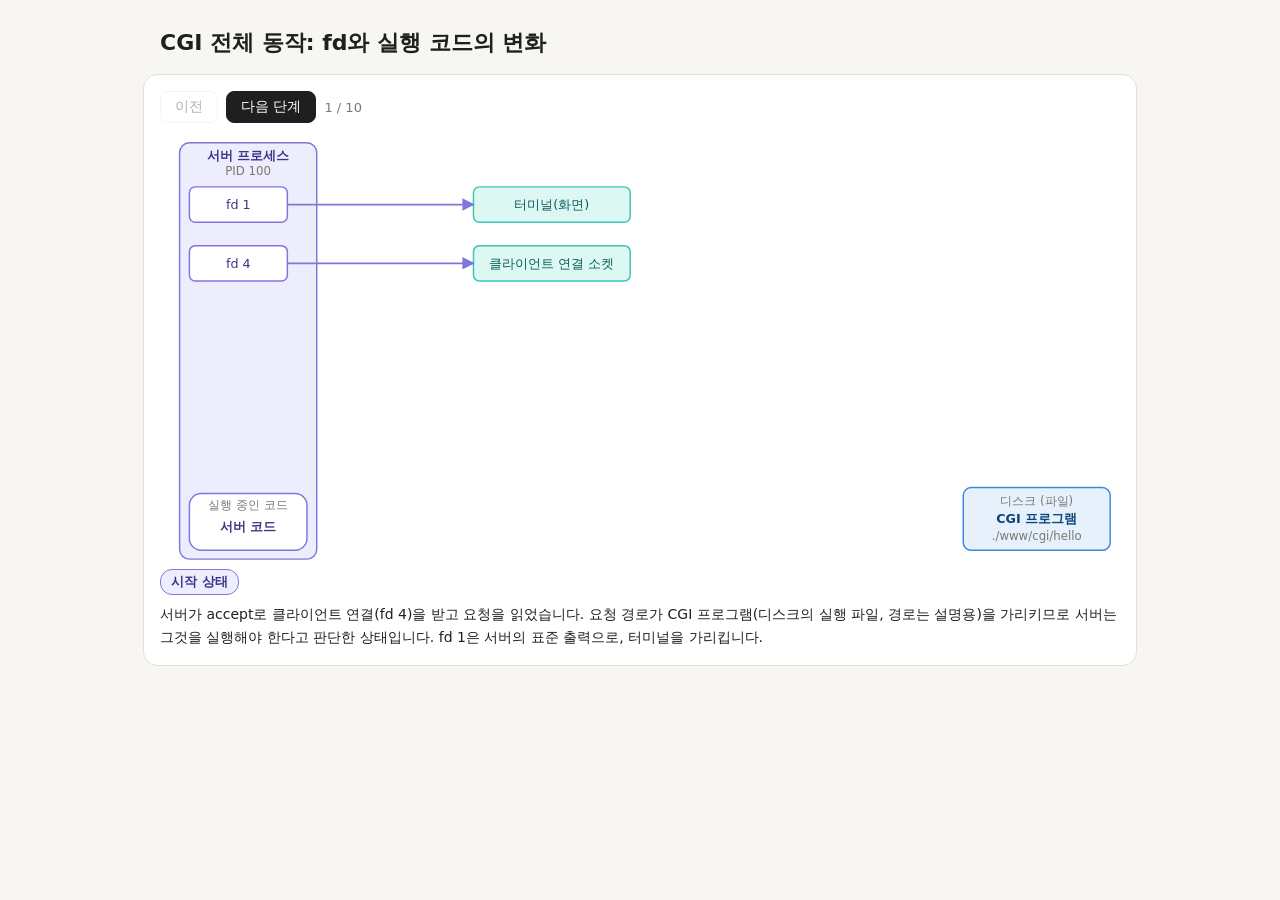
<file: docs/study/references/cgi-flow.html>
<!doctype html>
<html lang="ko">
<head>
<meta charset="utf-8">
<meta name="viewport" content="width=device-width, initial-scale=1">
<title>CGI 전체 동작 (fd 변화)</title>
<style>
body{margin:0;padding:28px 20px 48px;background:var(--bg);color:var(--text);font-family:"Pretendard","Apple SD Gothic Neo","Noto Sans KR",system-ui,sans-serif}
.wrap{margin:0 auto}
h1{font-size:22px;font-weight:600;margin:0 auto 16px;max-width:960px}
</style>
</head>
<body>
<h1>CGI 전체 동작: fd와 실행 코드의 변화</h1>
<style>
:root{
  --bg:#f7f6f2;--card:#ffffff;--text:#1f1f1d;--muted:#7a7972;--line:#e2e0d8;
  --mint-f:#DDF7F3;--mint-s:#3CC5B5;--mint-t:#0B5F58;
  --blue-f:#E6F1FB;--blue-s:#378ADD;--blue-t:#0C447C;
  --purple-f:#EEEDFE;--purple-s:#7F77DD;--purple-t:#3C3489;
  --pink-f:#FCE8F3;--pink-s:#E879B9;--pink-t:#82205F;
}
@media (prefers-color-scheme: dark){:root{
  --bg:#1b1b19;--card:#252523;--text:#ecebe6;--muted:#a3a19a;--line:#3a3936;
  --mint-f:#0F3330;--mint-s:#5FE0D0;--mint-t:#A4F0E6;
  --blue-f:#10263f;--blue-s:#85B7EB;--blue-t:#B5D4F4;
  --purple-f:#2a2747;--purple-s:#AFA9EC;--purple-t:#CECBF6;
  --pink-f:#3A1A31;--pink-s:#F29BCF;--pink-t:#F9C8E5;
}}
.wrap{max-width:960px;background:var(--card);border:1px solid var(--line);border-radius:14px;padding:16px;color:var(--text);font-size:14px}
.bar{display:flex;gap:8px;align-items:center;margin:0 0 10px 0;flex-wrap:wrap}
.btn{font:inherit;font-size:14px;border:1px solid var(--line);background:var(--card);color:var(--text);padding:6px 14px;border-radius:8px;cursor:pointer}
.btn.on{background:var(--text);color:var(--card);border-color:var(--text)}
.btn:disabled{opacity:.35;cursor:default}
.step{color:var(--muted);font-size:13px}
.caller{display:inline-block;padding:3px 10px;border-radius:12px;background:var(--purple-f);border:1px solid var(--purple-s);color:var(--purple-t);font-weight:600;font-size:13px}
.desc{margin-top:8px;line-height:1.65}
svg{width:100%;height:auto;display:block}
svg text{fill:var(--text);font-size:13px}
svg .muted{fill:var(--muted);font-size:12px}
svg .t-p{fill:var(--purple-t)} svg .t-r{fill:var(--pink-t)} svg .t-k{fill:var(--mint-t)} svg .t-b{fill:var(--blue-t)}
.pbox.s{fill:var(--purple-f);stroke:var(--purple-s);stroke-width:1.5}
.pbox.c{fill:var(--pink-f);stroke:var(--pink-s);stroke-width:1.5}
.slot{fill:var(--card);stroke-width:1.5}
.slot.s{stroke:var(--purple-s)} .slot.c{stroke:var(--pink-s)}
.slot.hl{stroke-width:3.5}
.arr{fill:none;stroke-width:1.8}
.arr.s{stroke:var(--purple-s)} .arr.c{stroke:var(--pink-s)}
.arr.hl{stroke-width:4}
.obj{fill:var(--mint-f);stroke:var(--mint-s);stroke-width:1.5}
.obj.buf{stroke-width:2.5}
.kbox{fill:none;stroke:var(--mint-s);stroke-width:1.5;stroke-dasharray:6 4}
.flow{stroke:var(--mint-s);stroke-width:1.5;fill:none}
.disk{fill:var(--blue-f);stroke:var(--blue-s);stroke-width:1.5}
.load{fill:none;stroke:var(--blue-s);stroke-width:1.8;stroke-dasharray:5 4}
.load.hl{stroke-width:4}
.act{fill:var(--blue-f);stroke:var(--blue-s);stroke-width:1.5}
.cap{fill:var(--card);stroke-width:1.5}
.cap.p{stroke:var(--purple-s)} .cap.b{stroke:var(--blue-s)} .cap.m{stroke:var(--line)}
.cap.hl{stroke-width:4}
.gotbox{fill:var(--card);stroke:var(--purple-s);stroke-width:1.5}
</style>
<div class="wrap">
  <div class="bar">
    <button class="btn" id="prev">이전</button>
    <button class="btn on" id="next">다음 단계</button>
    <span class="step" id="stepno"></span>
  </div>
  <svg id="svg" viewBox="0 0 980 445" role="img" aria-label="CGI 전체 동작"></svg>
  <div><span class="caller" id="caller"></span></div>
  <div class="desc" id="desc"></div>
</div>
<script>
(function(){
  var slotC = {1:73, 4:133, 6:220, 5:315};
  var objs = {
    term:{x:320,y:55,w:160,h:36,t:'터미널(화면)'},
    sock:{x:320,y:115,w:160,h:36,t:'클라이언트 연결 소켓'}
  };
  var endY = function(target, fd){
    if(target==='term') return 73;
    if(target==='sock') return 133;
    if(target==='wr') return fd===1 ? 212 : 228;
    if(target==='rd') return 315;
  };
  var A_RUN = ['CGI 프로그램의','코드가 실행되기 시작'];
  var A_WORK = ['① 시각 등을 계산','(애플리케이션 로직)','② printf 로 출력'];
  var steps = [
    { caller:'시작 상태', server:{1:'term',4:'sock'}, child:null, pipe:false, buf:'', got:'', hl:[], load:0,
      desc:'서버가 accept로 클라이언트 연결(fd 4)을 받고 요청을 읽었습니다. 요청 경로가 CGI 프로그램(디스크의 실행 파일, 경로는 설명용)을 가리키므로 서버는 그것을 실행해야 한다고 판단한 상태입니다. fd 1은 서버의 표준 출력으로, 터미널을 가리킵니다.' },
    { caller:'서버가 pipe() 호출', server:{1:'term',4:'sock',6:'wr',5:'rd'}, child:null, pipe:true, buf:'', got:'', hl:['s5','s6'], load:0,
      desc:'CGI 프로그램의 출력을 받을 통로를 준비합니다. 커널 메모리에 빈 바이트 버퍼와 입구 두 개가 생겼고, 서버의 fd 6이 쓰기 입구를, fd 5가 읽기 입구를 가리킵니다.' },
    { caller:'서버가 fork() 호출', server:{1:'term',4:'sock',6:'wr',5:'rd'}, child:{1:'term',4:'sock',6:'wr',5:'rd'}, label:'서버 복제본', cap:{now:'서버 코드 (복제본)', kind:'p'}, pipe:true, buf:'', got:'', hl:['c1','c4','c5','c6'], load:0,
      desc:'서버를 복제한 자식 프로세스가 생겼습니다. 번호표(fd)가 복사되어 자식의 fd 6도 서버와 같은 쓰기 입구를 가리킵니다. 아직 자식이 실행 중인 코드는 서버 코드입니다.' },
    { caller:'자식이 dup2(6, 1) 호출', server:{1:'term',4:'sock',6:'wr',5:'rd'}, child:{1:'wr',4:'sock',6:'wr',5:'rd'}, label:'서버 복제본', cap:{now:'서버 코드 (복제본)', kind:'p'}, pipe:true, buf:'', got:'', hl:['c1'], load:0,
      desc:'자식의 fd 1 화살표가 터미널에서 파이프 쓰기 입구로 옮겨졌습니다. 이제 이 자식이 표준 출력(fd 1)에 쓰는 것은 파이프로 들어갑니다. 서버의 fd 1은 그대로입니다.' },
    { caller:'자식이 close() 후 exec() 호출', server:{1:'term',4:'sock',6:'wr',5:'rd'}, child:{1:'wr'}, label:'CGI 프로그램 실행 중', cap:{old:'서버 코드', now:'CGI 프로그램 코드', kind:'b'}, act:A_RUN, pipe:true, buf:'', got:'', hl:['c1'], load:2,
      desc:'자식이 필요 없는 번호표(4, 5, 6)를 닫고 exec를 호출했습니다. 아래쪽 디스크의 CGI 프로그램 파일에서 코드를 불러오면, 자식 프로세스라는 틀(PID, fd 표)은 그대로 두고 그 안에서 실행 중이던 서버 코드가 CGI 프로그램 코드로 교체됩니다. 교체된 뒤에는 서버 코드가 남아 있지 않습니다.' },
    { caller:'서버가 close(6) 호출', server:{1:'term',4:'sock',5:'rd'}, child:{1:'wr'}, label:'CGI 프로그램 실행 중', cap:{now:'CGI 프로그램 코드', kind:'b'}, act:A_RUN, pipe:true, buf:'', got:'', hl:[], load:1,
      desc:'서버가 자신의 쓰기 번호표를 닫았습니다. 이제 쓰기 입구를 가리키는 번호표는 CGI 프로그램 쪽 fd 1 하나뿐입니다. 이 정리가 있어야 CGI가 끝났을 때 서버가 출력의 끝을 알 수 있습니다(세부는 나중에 다시 설명).' },
    { caller:'CGI 프로그램이 로직을 실행하고 printf', server:{1:'term',4:'sock',5:'rd'}, child:{1:'wr'}, label:'CGI 프로그램 실행 중', cap:{now:'CGI 프로그램 코드', kind:'b'}, act:A_WORK, pipe:true, buf:'hi', got:'', hl:['c1'], load:1,
      desc:'CGI 프로그램이 자기 일(애플리케이션 로직)을 수행해 응답 내용을 만들고 printf로 출력합니다. fd 1이 파이프를 가리키므로 글자가 파이프 버퍼에 들어가고 터미널에는 나타나지 않습니다. 버퍼의 hi는 출력 글자를 단순화한 것입니다.' },
    { caller:'서버가 read(5, ...) 호출', server:{1:'term',4:'sock',5:'rd'}, child:{1:'wr'}, label:'CGI 프로그램 실행 중', cap:{now:'CGI 프로그램 코드', kind:'b'}, act:A_WORK, pipe:true, buf:'', got:'hi', hl:['s5'], load:1,
      desc:'서버가 fd 5(읽기 입구)로 버퍼에서 글자를 꺼내 자기 메모리로 복사했습니다. 서버는 CGI 프로그램의 출력을 이제 자기 손에 가졌습니다.' },
    { caller:'CGI 프로그램 종료, 서버가 read 0 확인 후 waitpid', server:{1:'term',4:'sock',5:'rd'}, child:{}, label:'종료됨', cap:{now:'(종료됨)', kind:'m'}, act:['프로그램이 끝나','프로세스가 종료됨'], pipe:true, buf:'', got:'hi', hl:['s5'], load:0,
      desc:'CGI 프로그램이 끝나면 자식 프로세스가 종료되고 쓰기 번호표가 모두 사라집니다. 버퍼가 비어 있으므로 서버의 read가 0을 반환해 출력 끝을 알립니다. 서버는 waitpid로 자식을 회수합니다.' },
    { caller:'서버가 close(5) 후 fd 4로 응답 write', server:{1:'term',4:'sock'}, child:null, pipe:false, buf:'', got:'hi', hl:['s4'], load:0,
      desc:'서버가 받은 글자를 응답 내용으로 삼아 상태 줄과 필요한 헤더를 붙인 뒤, 연결 소켓(fd 4)으로 write해 브라우저에 보냅니다. 어디까지를 서버가 붙이는지는 구현 선택이며 프로젝트는 확인하지 않았습니다. 파이프는 더 이상 필요 없어 사라졌습니다.' }
  ];
  var i = 0;
  var svg = document.getElementById('svg');
  function T(cls,x,y,txt,extra){
    return '<text class="'+cls+'" x="'+x+'" y="'+y+'" text-anchor="middle"'+(extra?' style="'+extra+'"':'')+'>'+txt+'</text>';
  }
  function arrow(x1,y1,x2,y2,side,hl){
    return '<line class="arr '+side+(hl?' hl':'')+'" x1="'+x1+'" y1="'+y1+'" x2="'+x2+'" y2="'+y2+'" marker-end="url(#m'+side+')"/>';
  }
  function proc(side, fds, label1, label2, hl, cap){
    var bx = side==='s' ? 20 : 610; var bw = side==='s' ? 140 : 170;
    var sx = side==='s' ? 30 : 650;
    var mid = bx+bw/2;
    var out = '<rect class="pbox '+side+'" x="'+bx+'" y="10" width="'+bw+'" height="425" rx="10"/>';
    out += T(side==='s'?'t-p':'t-r', mid, 28, label1, 'font-weight:600');
    out += T('muted', mid, 43, label2);
    [1,4,6,5].forEach(function(fd){
      if(!(fd in fds)) return;
      var h = hl.indexOf(side+fd)>=0;
      var cy = slotC[fd];
      out += '<rect class="slot '+side+(h?' hl':'')+'" x="'+sx+'" y="'+(cy-18)+'" width="100" height="36" rx="6"/>';
      out += T(side==='s'?'t-p':'t-r', sx+50, cy+5, 'fd '+fd);
      var ty = endY(fds[fd], fd);
      if(side==='s') out += arrow(sx+100, cy, 320, ty, side, h);
      else out += arrow(sx, cy, 480, ty, side, h);
    });
    if(cap){
      var cx = bx+10, cw = bw-20;
      var tc = cap.kind==='p' ? 't-p' : cap.kind==='b' ? 't-b' : 'muted';
      out += '<rect class="cap '+cap.kind+(cap.old?' hl':'')+'" x="'+cx+'" y="368" width="'+cw+'" height="58" rx="12"/>';
      out += T('muted', mid, 384, '실행 중인 코드');
      if(cap.old){
        out += T('muted', mid, 402, cap.old, 'text-decoration:line-through');
        out += T(tc, mid, 418, '→ '+cap.now, 'font-weight:700');
      } else {
        out += T(tc, mid, 406, cap.now, 'font-weight:600');
      }
    }
    return out;
  }
  function render(){
    var s = steps[i];
    var h = '<defs>'+
      '<marker id="ms" viewBox="0 0 10 10" refX="9" refY="5" markerWidth="7" markerHeight="7" orient="auto-start-reverse"><path d="M0,0 L10,5 L0,10 z" style="fill:var(--purple-s)"/></marker>'+
      '<marker id="mc" viewBox="0 0 10 10" refX="9" refY="5" markerWidth="7" markerHeight="7" orient="auto-start-reverse"><path d="M0,0 L10,5 L0,10 z" style="fill:var(--pink-s)"/></marker>'+
      '<marker id="mb" viewBox="0 0 10 10" refX="9" refY="5" markerWidth="7" markerHeight="7" orient="auto-start-reverse"><path d="M0,0 L10,5 L0,10 z" style="fill:var(--blue-s)"/></marker>'+
      '</defs>';
    ['term','sock'].forEach(function(k){
      var o = objs[k];
      h += '<rect class="obj" x="'+o.x+'" y="'+o.y+'" width="'+o.w+'" height="'+o.h+'" rx="6"/>';
      h += T('t-k', o.x+o.w/2, o.y+o.h/2+5, o.t);
    });
    if(s.pipe){
      h += '<rect class="kbox" x="300" y="170" width="200" height="175" rx="10"/>';
      h += T('t-k', 400, 187, '파이프 (커널 메모리)');
      h += '<rect class="obj" x="320" y="205" width="160" height="30" rx="6"/>' + T('t-k', 400, 225, '쓰기 입구');
      h += '<rect class="obj buf" x="320" y="250" width="160" height="36" rx="6"/>';
      h += T('t-k', 400, 273, (s.buf? '버퍼: "'+s.buf+'"' : '버퍼: (비어 있음)'), 'font-weight:600');
      h += '<rect class="obj" x="320" y="300" width="160" height="30" rx="6"/>' + T('t-k', 400, 320, '읽기 입구');
      h += '<line class="flow" x1="400" y1="235" x2="400" y2="250"/><line class="flow" x1="400" y1="286" x2="400" y2="300"/>';
    }
    h += '<rect class="disk" x="820" y="362" width="150" height="64" rx="8"/>';
    h += T('muted', 895, 380, '디스크 (파일)');
    h += T('t-b', 895, 398, 'CGI 프로그램', 'font-weight:600');
    h += T('muted', 895, 415, './www/cgi/hello');
    if(s.load){
      var hh = s.load===2;
      h += '<line class="load'+(hh?' hl':'')+'" x1="820" y1="397" x2="772" y2="397" marker-end="url(#mb)"/>';
    }
    h += proc('s', s.server, '서버 프로세스', 'PID 100', s.hl, {now:'서버 코드', kind:'p'});
    if(s.child){
      h += proc('c', s.child, '자식 프로세스', s.label, s.hl, s.cap);
      if(s.act){
        var ah = 16*s.act.length + 18;
        h += '<rect class="act" x="620" y="135" width="150" height="'+ah+'" rx="8"/>';
        s.act.forEach(function(t, k){
          h += T('t-b', 695, 158+16*k, t);
        });
      }
    }
    if(s.got){
      h += '<rect class="gotbox" x="30" y="335" width="100" height="24" rx="6"/>' + T('t-p', 80, 352, '읽은 값: "'+s.got+'"');
    }
    svg.innerHTML = h;
    document.getElementById('stepno').textContent = (i+1)+' / '+steps.length;
    document.getElementById('caller').textContent = s.caller;
    document.getElementById('desc').textContent = s.desc;
    document.getElementById('prev').disabled = i===0;
    document.getElementById('next').disabled = i===steps.length-1;
  }
  document.getElementById('prev').onclick = function(){ if(i>0){i--;render();} };
  document.getElementById('next').onclick = function(){ if(i<steps.length-1){i++;render();} };
  render();
})();
</script>

</body>
</html>
</file>
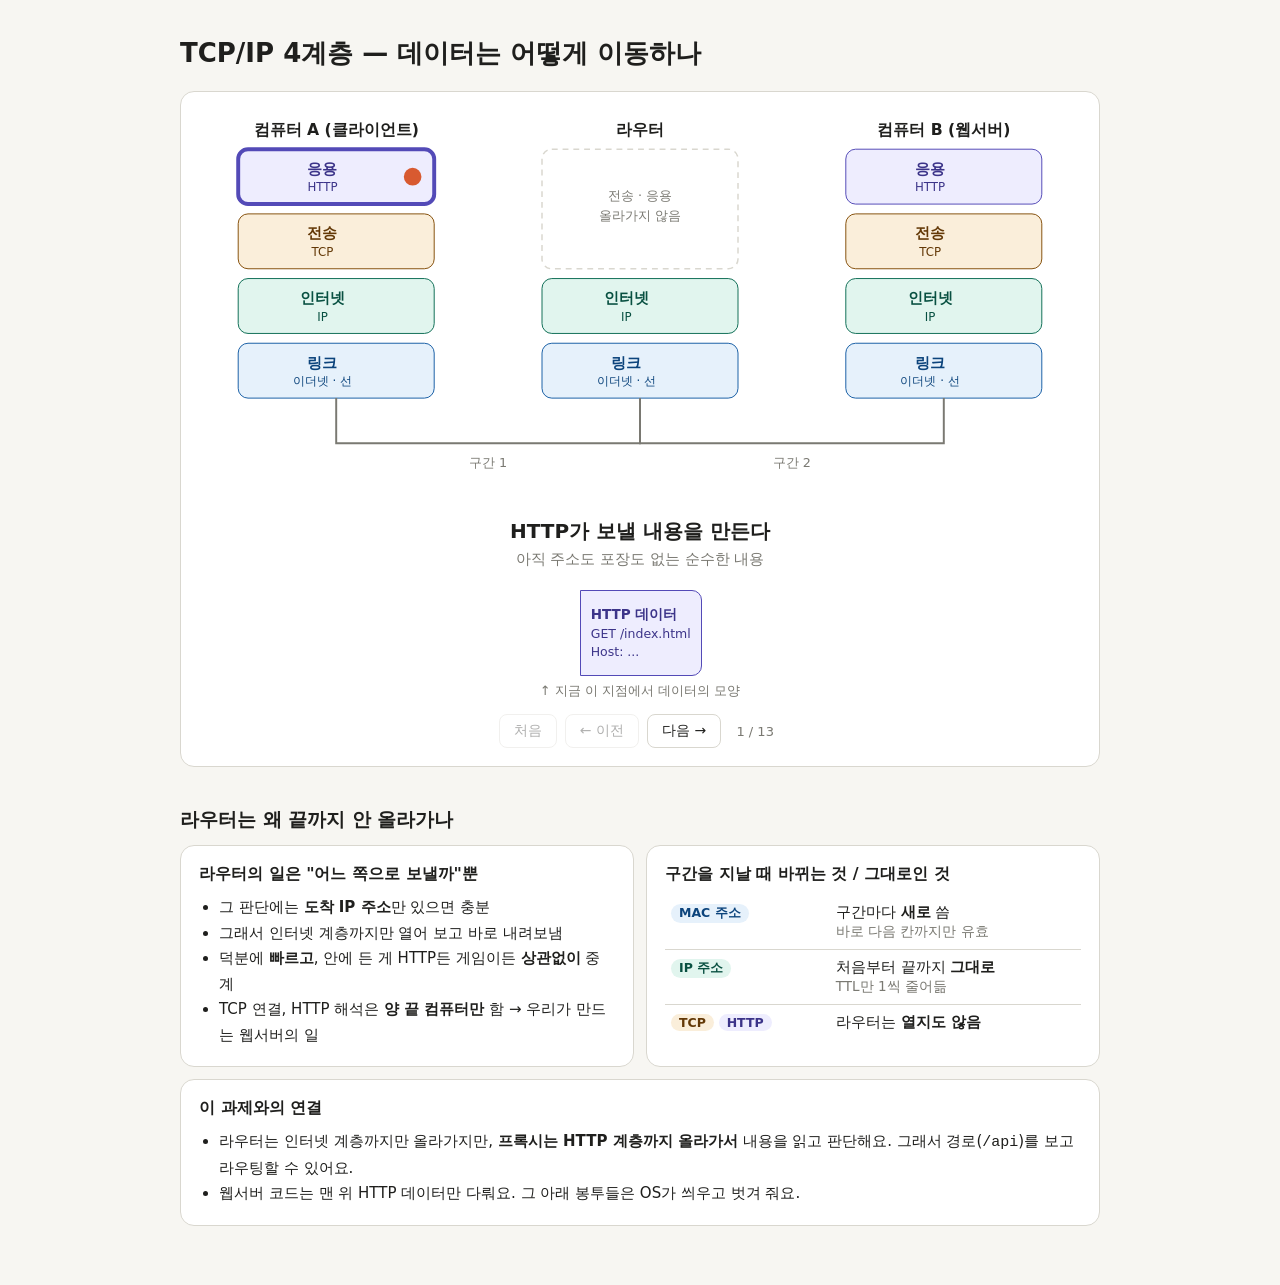
<file: docs/study/references/tcpip-layers.html>
<!DOCTYPE html>
<html lang="ko">
<head>
<meta charset="UTF-8">
<meta name="viewport" content="width=device-width, initial-scale=1">
<title>TCP/IP 4계층 — 데이터는 어떻게 이동하나</title>
<style>
:root{
  --bg:#f7f6f2;--card:#fff;--text:#1f1f1d;--muted:#7a7972;--line:#d9d7cf;
  --ap:#EEEDFE;--ap-s:#534AB7;--ap-t:#3C3489;
  --tr:#FAEEDA;--tr-s:#854F0B;--tr-t:#633806;
  --in:#E1F5EE;--in-s:#0F6E56;--in-t:#085041;
  --li:#E6F1FB;--li-s:#185FA5;--li-t:#0C447C;
  --hl:#D85A30;
}
@media (prefers-color-scheme: dark){:root{
  --bg:#1b1b19;--card:#252523;--text:#ecebe6;--muted:#a3a19a;--line:#45443f;
  --ap:#2a2747;--ap-s:#AFA9EC;--ap-t:#CECBF6;
  --tr:#3a2c14;--tr-s:#EF9F27;--tr-t:#FAC775;
  --in:#12352c;--in-s:#5DCAA5;--in-t:#9FE1CB;
  --li:#10304f;--li-s:#85B7EB;--li-t:#B5D4F4;
  --hl:#F0997B;
}}
*{box-sizing:border-box}
body{margin:0;background:var(--bg);color:var(--text);font-family:"Pretendard","Apple SD Gothic Neo","Noto Sans KR",system-ui,sans-serif}
.wrap{max-width:960px;margin:0 auto;padding:36px 20px 60px}
h1{font-size:26px;font-weight:600;margin:0 0 20px}
h2{font-size:19px;font-weight:600;margin:40px 0 12px}
.card{background:var(--card);border:1px solid var(--line);border-radius:14px;padding:18px}
svg{width:100%;height:auto;display:block}
.L{stroke-width:1;transition:stroke-width .2s}
.L.ap{fill:var(--ap);stroke:var(--ap-s)} .L.tr{fill:var(--tr);stroke:var(--tr-s)}
.L.in{fill:var(--in);stroke:var(--in-s)} .L.li{fill:var(--li);stroke:var(--li-s)}
.L.on{stroke-width:4}
.ghost{fill:none;stroke:var(--line);stroke-width:1.5;stroke-dasharray:6 5}
.gt{font-size:13px;fill:var(--muted)}
.ln{font-size:15px;font-weight:600} .ls{font-size:12px}
.ap-t{fill:var(--ap-t)} .tr-t{fill:var(--tr-t)} .in-t{fill:var(--in-t)} .li-t{fill:var(--li-t)}
.hd{font-size:16px;font-weight:600;fill:var(--text)}
.wire{stroke:var(--muted);stroke-width:2;fill:none}
#dot{transition:transform .5s ease}
#dot circle{fill:var(--hl)}
.cap{font-size:20px;font-weight:600;text-align:center;margin:16px 0 2px;min-height:30px}
.sub{font-size:15px;color:var(--muted);text-align:center;min-height:22px}
/* packet */
.pk{display:flex;justify-content:center;align-items:stretch;margin:18px 0 6px;min-height:86px}
.seg{overflow:hidden;max-width:300px;opacity:1;transition:max-width .45s ease, opacity .35s ease, padding .45s ease, margin .45s ease;
  padding:8px 10px;border:1.5px solid;margin:0 -1.5px 0 0;white-space:nowrap;font-size:12.5px;line-height:1.45;display:flex;flex-direction:column;justify-content:center}
.seg b{font-size:13.5px}
.seg.off{max-width:0;opacity:0;padding-left:0;padding-right:0;border-width:0;margin:0}
.s-li{background:var(--li);border-color:var(--li-s);color:var(--li-t)}
.s-in{background:var(--in);border-color:var(--in-s);color:var(--in-t)}
.s-tr{background:var(--tr);border-color:var(--tr-s);color:var(--tr-t)}
.s-ap{background:var(--ap);border-color:var(--ap-s);color:var(--ap-t)}
.seg.sealed{opacity:.35;filter:grayscale(1)}
.seg.first{border-radius:10px 0 0 10px} .seg.last{border-radius:0 10px 10px 0}
.seg.flash{animation:fl .6s}
@keyframes fl{0%{box-shadow:0 0 0 0 var(--hl)}50%{box-shadow:0 0 0 4px var(--hl)}100%{box-shadow:0 0 0 0 transparent}}
.pklab{text-align:center;font-size:13px;color:var(--muted)}
.ctrl{display:flex;justify-content:center;align-items:center;gap:8px;margin-top:14px}
.btn{font:inherit;font-size:14px;border:1px solid var(--line);background:var(--card);color:var(--text);padding:7px 14px;border-radius:8px;cursor:pointer}
.btn:disabled{opacity:.35;cursor:default}
.no{font-size:13px;color:var(--muted);min-width:52px;text-align:center}
.two{display:grid;grid-template-columns:1fr 1fr;gap:12px}
@media(max-width:760px){.two{grid-template-columns:1fr}}
.card h3{margin:0 0 10px;font-size:16px}
.card ul{margin:0;padding-left:20px;line-height:1.7;font-size:15px}
table{width:100%;border-collapse:collapse;font-size:15px}
td{padding:8px 6px;border-bottom:1px solid var(--line);vertical-align:top}
tr:last-child td{border-bottom:none}
.tag{display:inline-block;font-size:12.5px;font-weight:600;padding:1px 8px;border-radius:999px}
</style>
</head>
<body>
<div class="wrap">

<h1>TCP/IP 4계층 — 데이터는 어떻게 이동하나</h1>

<div class="card">
  <svg id="sv" viewBox="0 0 900 400"></svg>
  <div class="cap" id="cap"></div>
  <div class="sub" id="sub"></div>

  <div class="pk" id="pk">
    <div class="seg s-li first" id="g-eh"><b>이더넷 헤더</b><span id="t-eh"></span></div>
    <div class="seg s-in" id="g-ip"><b>IP 헤더</b><span>10.0.0.2 → 203.0.113.7</span><span id="t-ttl"></span></div>
    <div class="seg s-tr" id="g-tcp"><b>TCP 헤더</b><span>포트 52000 → 8080</span><span>순서 번호 1</span></div>
    <div class="seg s-ap" id="g-data"><b>HTTP 데이터</b><span>GET /index.html</span><span>Host: ...</span></div>
    <div class="seg s-li last" id="g-et"><b>꼬리</b><span>오류 검사</span></div>
  </div>
  <div class="pklab">↑ 지금 이 지점에서 데이터의 모양</div>

  <div class="ctrl">
    <button class="btn" id="bf">처음</button>
    <button class="btn" id="bp">← 이전</button>
    <button class="btn" id="bn">다음 →</button>
    <span class="no" id="no"></span>
  </div>
</div>

<h2>라우터는 왜 끝까지 안 올라가나</h2>
<div class="two">
  <div class="card">
    <h3>라우터의 일은 "어느 쪽으로 보낼까"뿐</h3>
    <ul>
      <li>그 판단에는 <b>도착 IP 주소</b>만 있으면 충분</li>
      <li>그래서 인터넷 계층까지만 열어 보고 바로 내려보냄</li>
      <li>덕분에 <b>빠르고</b>, 안에 든 게 HTTP든 게임이든 <b>상관없이</b> 중계</li>
      <li>TCP 연결, HTTP 해석은 <b>양 끝 컴퓨터만</b> 함 → 우리가 만드는 웹서버의 일</li>
    </ul>
  </div>
  <div class="card">
    <h3>구간을 지날 때 바뀌는 것 / 그대로인 것</h3>
    <table>
      <tr><td><span class="tag s-li">MAC 주소</span></td><td>구간마다 <b>새로</b> 씀<br><span style="color:var(--muted);font-size:13.5px">바로 다음 칸까지만 유효</span></td></tr>
      <tr><td><span class="tag s-in">IP 주소</span></td><td>처음부터 끝까지 <b>그대로</b><br><span style="color:var(--muted);font-size:13.5px">TTL만 1씩 줄어듦</span></td></tr>
      <tr><td><span class="tag s-tr">TCP</span> <span class="tag s-ap">HTTP</span></td><td>라우터는 <b>열지도 않음</b></td></tr>
    </table>
  </div>
</div>

<div class="card" style="margin-top:12px">
  <h3>이 과제와의 연결</h3>
  <ul>
    <li>라우터는 인터넷 계층까지만 올라가지만, <b>프록시는 HTTP 계층까지 올라가서</b> 내용을 읽고 판단해요. 그래서 경로(<code>/api</code>)를 보고 라우팅할 수 있어요.</li>
    <li>웹서버 코드는 맨 위 HTTP 데이터만 다뤄요. 그 아래 봉투들은 OS가 씌우고 벗겨 줘요.</li>
  </ul>
</div>

</div>
<script>
const W=200, H=56;
const Y={ap:40,tr:106,in:172,li:238};
const NAME={ap:'응용',tr:'전송',in:'인터넷',li:'링크'};
const PROTO={ap:'HTTP',tr:'TCP',in:'IP',li:'이더넷 · 선'};
const X={A:40,R:350,B:660};
const WIRE_Y=340;

function draw(){
  let h='';
  [['A','컴퓨터 A (클라이언트)'],['R','라우터'],['B','컴퓨터 B (웹서버)']].forEach(([k,n])=>{
    h+=`<text class="hd" x="${X[k]+W/2}" y="26" text-anchor="middle">${n}</text>`;
    ['ap','tr','in','li'].forEach(l=>{
      if(k==='R' && (l==='ap'||l==='tr')) return;
      h+=`<rect class="L ${l}" id="r${k}${l}" x="${X[k]}" y="${Y[l]}" width="${W}" height="${H}" rx="10"/>`;
      h+=`<text class="ln ${l}-t" x="${X[k]+W/2-14}" y="${Y[l]+25}" text-anchor="middle">${NAME[l]}</text>`;
      h+=`<text class="ls ${l}-t" x="${X[k]+W/2-14}" y="${Y[l]+43}" text-anchor="middle">${PROTO[l]}</text>`;
    });
  });
  h+=`<rect class="ghost" x="${X.R}" y="${Y.ap}" width="${W}" height="${Y.tr+H-Y.ap}" rx="10"/>`;
  h+=`<text class="gt" x="${X.R+W/2}" y="${Y.ap+52}" text-anchor="middle">전송 · 응용</text>`;
  h+=`<text class="gt" x="${X.R+W/2}" y="${Y.ap+72}" text-anchor="middle">올라가지 않음</text>`;
  const bot=Y.li+H;
  [['A','R'],['R','B']].forEach(([a,b])=>{
    h+=`<path class="wire" d="M${X[a]+W/2} ${bot} V${WIRE_Y} H${X[b]+W/2} V${bot}"/>`;
  });
  h+=`<text class="gt" x="${(X.A+X.R+W)/2}" y="${WIRE_Y+24}" text-anchor="middle">구간 1</text>`;
  h+=`<text class="gt" x="${(X.R+X.B+W)/2}" y="${WIRE_Y+24}" text-anchor="middle">구간 2</text>`;
  h+=`<g id="dot"><circle r="9"/></g>`;
  document.getElementById('sv').innerHTML=h;
}

const E1='aa:aa(A) → rr:01(라우터)', E2='rr:02(라우터) → bb:bb(B)';
const S=[
  {at:['A','ap'], p:{data:1}, cap:'HTTP가 보낼 내용을 만든다', sub:'아직 주소도 포장도 없는 순수한 내용'},
  {at:['A','tr'], p:{data:1,tcp:1}, cap:'TCP 헤더를 붙인다', sub:'포트 번호 = 상대 컴퓨터 안의 어느 프로그램에게?', fx:'tcp'},
  {at:['A','in'], p:{data:1,tcp:1,ip:64}, cap:'IP 헤더를 붙인다', sub:'IP 주소 = 어느 컴퓨터에게? 최종 목적지 B', fx:'ip'},
  {at:['A','li'], p:{data:1,tcp:1,ip:64,eth:E1}, cap:'이더넷 헤더를 붙인다', sub:'MAC 주소 = 바로 다음 칸에게. B가 아니라 라우터!', fx:'eth'},
  {at:['w1'], p:{data:1,tcp:1,ip:64,eth:E1}, cap:'신호로 바뀌어 선을 탄다', sub:'구간 1: A → 라우터'},
  {at:['R','li'], p:{data:1,tcp:1,ip:64}, cap:'라우터: 이더넷 봉투를 벗긴다', sub:'도착 MAC이 내 것 → 받는다. 이 봉투의 역할은 끝'},
  {at:['R','in'], p:{data:1,tcp:1,ip:63}, cap:'라우터: 도착 IP만 보고 길을 고른다', sub:'TTL 64 → 63. 흐리게 보이는 TCP · HTTP는 열지 않는다', fx:'ip'},
  {at:['R','li'], p:{data:1,tcp:1,ip:63,eth:E2}, cap:'라우터: 새 이더넷 봉투를 씌운다', sub:'MAC은 새로, IP는 처음 그대로', fx:'eth'},
  {at:['w2'], p:{data:1,tcp:1,ip:63,eth:E2}, cap:'다음 구간으로', sub:'실제 인터넷에선 이걸 라우터 수십 개에서 반복'},
  {at:['B','li'], p:{data:1,tcp:1,ip:63}, cap:'B: 이더넷 봉투를 벗긴다', sub:'도착 MAC이 내 것'},
  {at:['B','in'], p:{data:1,tcp:1}, cap:'B: IP 봉투를 벗긴다', sub:'도착 IP가 내 것 = 최종 목적지 도착'},
  {at:['B','tr'], p:{data:1}, cap:'B: TCP 봉투를 벗긴다', sub:'포트 8080 → 웹서버 프로그램에게. 조각을 순서대로 조립'},
  {at:['B','ap'], p:{data:1}, cap:'웹서버가 read()로 받는다', sub:'A가 처음 만든 내용 그대로'}
];

let i=0;
function pos(at){
  if(at[0]==='w1') return [(X.A+X.R+W)/2, WIRE_Y];
  if(at[0]==='w2') return [(X.R+X.B+W)/2, WIRE_Y];
  return [X[at[0]]+W-22, Y[at[1]]+H/2];
}
function show(){
  const s=S[i];
  document.querySelectorAll('.L').forEach(r=>r.classList.remove('on'));
  if(s.at.length===2) document.getElementById('r'+s.at[0]+s.at[1]).classList.add('on');
  const [x,y]=pos(s.at);
  document.getElementById('dot').style.transform=`translate(${x}px,${y}px)`;
  const p=s.p;
  const set=(id,on)=>document.getElementById(id).classList.toggle('off',!on);
  set('g-eh',!!p.eth); set('g-et',!!p.eth); set('g-ip',!!p.ip); set('g-tcp',!!p.tcp); set('g-data',!!p.data);
  ['g-tcp','g-data'].forEach(id=>document.getElementById(id).classList.toggle('sealed', s.at[0]==='R'));
  if(p.eth) document.getElementById('t-eh').textContent=p.eth;
  if(p.ip) document.getElementById('t-ttl').textContent='TTL '+p.ip;
  ['g-data','g-tcp','g-ip','g-eh','g-et'].forEach(id=>document.getElementById(id).classList.remove('first','last'));
  const vis=['g-eh','g-ip','g-tcp','g-data','g-et'].filter(id=>!document.getElementById(id).classList.contains('off'));
  document.getElementById(vis[0]).classList.add('first');
  document.getElementById(vis[vis.length-1]).classList.add('last');
  if(s.fx){
    const ids=s.fx==='eth'?['g-eh','g-et']:['g-'+s.fx];
    ids.forEach(id=>{const e=document.getElementById(id);e.classList.remove('flash');void e.offsetWidth;e.classList.add('flash');});
  }
  document.getElementById('cap').textContent=s.cap;
  document.getElementById('sub').textContent=s.sub;
  document.getElementById('no').textContent=`${i+1} / ${S.length}`;
  document.getElementById('bp').disabled=i===0;
  document.getElementById('bf').disabled=i===0;
  document.getElementById('bn').disabled=i===S.length-1;
}
document.getElementById('bn').onclick=()=>{if(i<S.length-1){i++;show();}};
document.getElementById('bp').onclick=()=>{if(i>0){i--;show();}};
document.getElementById('bf').onclick=()=>{i=0;show();};
document.addEventListener('keydown',e=>{
  if(e.key==='ArrowRight')document.getElementById('bn').click();
  if(e.key==='ArrowLeft')document.getElementById('bp').click();
});
draw(); show();
</script>
</body>
</html>
</file>
